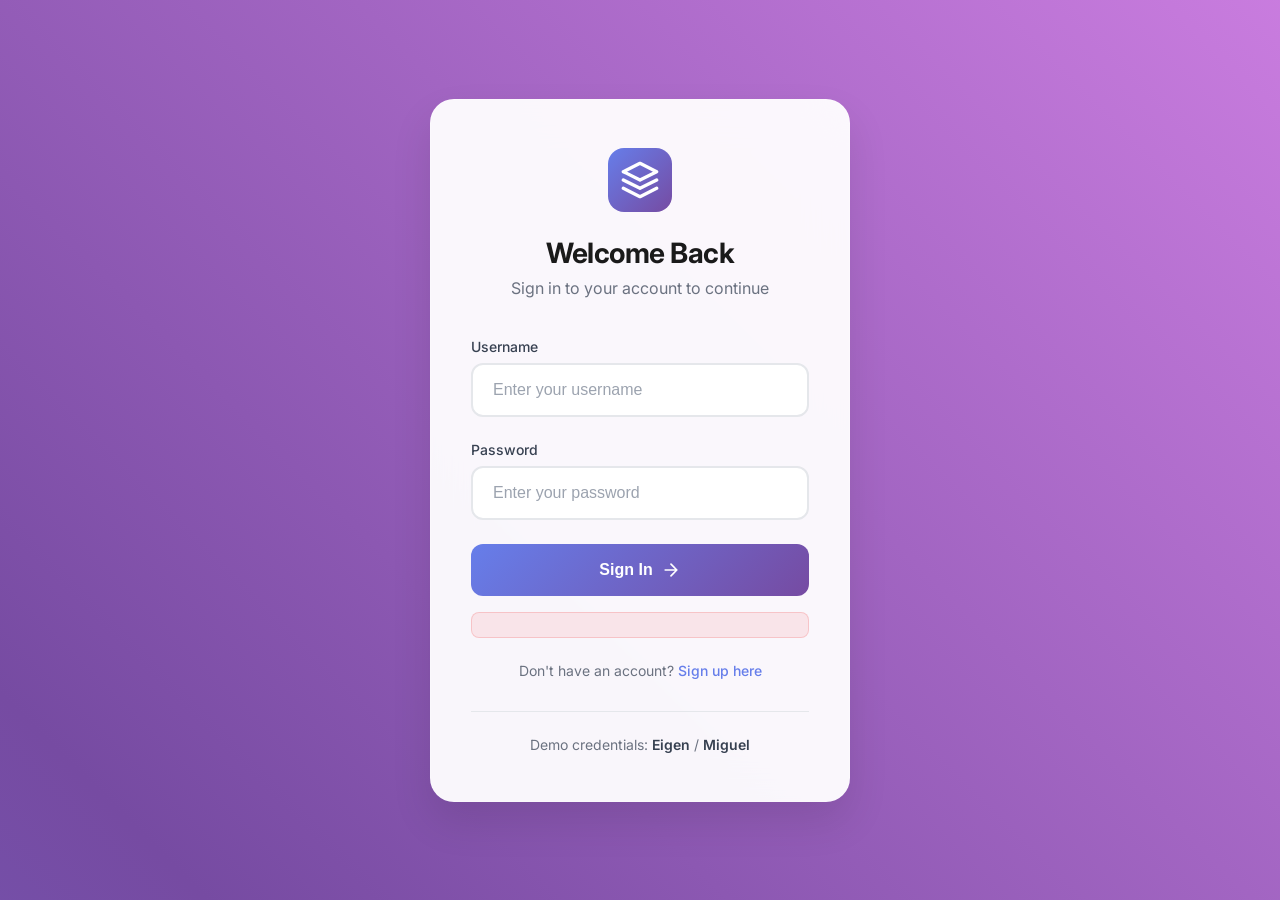
<file: index.html>
<!DOCTYPE html>
<html lang="en">
<head>
  <meta charset="UTF-8">
  <meta name="viewport" content="width=device-width, initial-scale=1.0">
  <title>Dashboard - Game Hub</title>
  <link rel="stylesheet" href="dashboard.css">
  <link href="https://fonts.googleapis.com/css2?family=Inter:wght@300;400;500;600;700&display=swap" rel="stylesheet">
</head>
<body>
  <div class="dashboard">
    <header class="dashboard-header">
      <div class="header-content">
        <div class="user-info">
          <div class="user-avatar" id="userAvatar" onclick="openProfileModal()">
            <img id="userProfilePicture" src="" alt="Profile picture" style="display: none;">
            <svg id="defaultAvatar" width="24" height="24" viewBox="0 0 24 24" fill="none" xmlns="http://www.w3.org/2000/svg">
              <path d="M20 21V19C20 17.9391 19.5786 16.9217 18.8284 16.1716C18.0783 15.4214 17.0609 15 16 15H8C6.93913 15 5.92172 15.4214 5.17157 16.1716C4.42143 16.9217 4 17.9391 4 19V21" stroke="currentColor" stroke-width="2" stroke-linecap="round" stroke-linejoin="round"/>
              <circle cx="12" cy="7" r="4" stroke="currentColor" stroke-width="2" stroke-linecap="round" stroke-linejoin="round"/>
            </svg>
            <div class="avatar-edit-overlay">
              <svg width="16" height="16" viewBox="0 0 24 24" fill="none" xmlns="http://www.w3.org/2000/svg">
                <path d="M11 4H4C3.46957 4 2.96086 4.21071 2.58579 4.58579C2.21071 4.96086 2 5.46957 2 6V20C2 20.5304 2.21071 21.0391 2.58579 21.4142C2.96086 21.7893 3.46957 22 4 22H18C18.5304 22 19.0391 21.7893 19.4142 21.4142C19.7893 21.0391 20 20.5304 20 20V13" stroke="currentColor" stroke-width="2" stroke-linecap="round" stroke-linejoin="round"/>
                <path d="M18.5 2.5C18.8978 2.10218 19.4374 1.87868 20 1.87868C20.5626 1.87868 21.1022 2.10218 21.5 2.5C21.8978 2.89782 22.1213 3.43739 22.1213 4C22.1213 4.56261 21.8978 5.10218 21.5 5.5L12 15L8 16L9 12L18.5 2.5Z" stroke="currentColor" stroke-width="2" stroke-linecap="round" stroke-linejoin="round"/>
              </svg>
            </div>
          </div>
          <div class="user-details">
            <h1 id="userDisplay">Welcome back!</h1>
            <p class="user-subtitle">Ready to explore some amazing games?</p>
          </div>
        </div>
        <button class="logout-btn" onclick="logout()">
          <svg width="20" height="20" viewBox="0 0 24 24" fill="none" xmlns="http://www.w3.org/2000/svg">
            <path d="M9 21H5C4.46957 21 3.96086 20.7893 3.58579 20.4142C3.21071 20.0391 3 19.5304 3 19V5C3 4.46957 3.21071 3.96086 3.58579 3.58579C3.96086 3.21071 4.46957 3 5 3H9" stroke="currentColor" stroke-width="2" stroke-linecap="round" stroke-linejoin="round"/>
            <polyline points="16,17 21,12 16,7" stroke="currentColor" stroke-width="2" stroke-linecap="round" stroke-linejoin="round"/>
            <line x1="21" y1="12" x2="9" y2="12" stroke="currentColor" stroke-width="2" stroke-linecap="round" stroke-linejoin="round"/>
          </svg>
          <span>Logout</span>
        </button>
      </div>
    </header>

    <main class="dashboard-main">
      <section class="games-section">
        <div class="section-header">
          <h2>Popular Games</h2>
          <p>Click on any game to learn more about it</p>
        </div>

        <div class="game-list">
          <div class="game-card" data-game="valorant">
            <div class="game-icon">🎯</div>
            <h3>Valorant</h3>
            <p>Tactical FPS</p>
          </div>
          <div class="game-card" data-game="lol">
            <div class="game-icon">⚔️</div>
            <h3>League of Legends</h3>
            <p>MOBA</p>
          </div>
          <div class="game-card" data-game="ml">
            <div class="game-icon">📱</div>
            <h3>Mobile Legends</h3>
            <p>Mobile MOBA</p>
          </div>
          <div class="game-card" data-game="genshin">
            <div class="game-icon">🌟</div>
            <h3>Genshin Impact</h3>
            <p>Open World RPG</p>
          </div>
          <div class="game-card" data-game="fortnite">
            <div class="game-icon">🏗️</div>
            <h3>Fortnite</h3>
            <p>Battle Royale</p>
          </div>
          <div class="game-card" data-game="cod">
            <div class="game-icon">🔫</div>
            <h3>Call of Duty</h3>
            <p>First Person Shooter</p>
          </div>
          <div class="game-card" data-game="minecraft">
            <div class="game-icon">🧱</div>
            <h3>Minecraft</h3>
            <p>Sandbox</p>
          </div>
          <div class="game-card" data-game="pubg">
            <div class="game-icon">🎮</div>
            <h3>PUBG</h3>
            <p>Battle Royale</p>
          </div>
          <div class="game-card" data-game="crossfire">
            <div class="game-icon">🔫</div>
            <h3>Crossfire PH</h3>
            <p>Tactical FPS</p>
          </div>
        </div>
      </section>

      <section class="stats-section">
        <div class="stats-grid">
          <div class="stat-card">
            <div class="stat-icon">🎮</div>
            <div class="stat-content">
              <h3>9</h3>
              <p>Games Available</p>
            </div>
          </div>
          <div class="stat-card">
            <div class="stat-icon">⭐</div>
            <div class="stat-content">
              <h3>4.8</h3>
              <p>Average Rating</p>
            </div>
          </div>
          <div class="stat-card">
            <div class="stat-icon">👥</div>
            <div class="stat-content">
              <h3>1M+</h3>
              <p>Active Players</p>
            </div>
          </div>
        </div>
      </section>
    </main>
  </div>

  <!-- Game Description Modal -->
  <div id="gameModal" class="modal">
    <div class="modal-content">
      <div class="modal-header">
        <h2 id="gameTitle"></h2>
        <button class="close" onclick="closeModal()">
          <svg width="24" height="24" viewBox="0 0 24 24" fill="none" xmlns="http://www.w3.org/2000/svg">
            <line x1="18" y1="6" x2="6" y2="18" stroke="currentColor" stroke-width="2" stroke-linecap="round" stroke-linejoin="round"/>
            <line x1="6" y1="6" x2="18" y2="18" stroke="currentColor" stroke-width="2" stroke-linecap="round" stroke-linejoin="round"/>
          </svg>
        </button>
      </div>
      <div class="modal-body">
        <p id="gameDescription"></p>
        <div class="game-actions" id="gameActions">
          <button class="launch-btn" id="launchBtn" onclick="launchGame()">
            <svg width="20" height="20" viewBox="0 0 24 24" fill="none" xmlns="http://www.w3.org/2000/svg">
              <path d="M8 5V13L15 9L8 5Z" fill="currentColor"/>
            </svg>
            <span id="launchBtnText">Launch Game</span>
          </button>
          <button class="download-btn" id="downloadBtn" onclick="downloadGame()">
            <svg width="20" height="20" viewBox="0 0 24 24" fill="none" xmlns="http://www.w3.org/2000/svg">
              <path d="M21 15V19C21 19.5304 20.7893 20.0391 20.4142 20.4142C20.0391 20.7893 19.5304 21 19 21H5C4.46957 21 3.96086 20.7893 3.58579 20.4142C3.21071 20.0391 3 19.5304 3 19V15" stroke="currentColor" stroke-width="2" stroke-linecap="round" stroke-linejoin="round"/>
              <path d="M7 10L12 15L17 10" stroke="currentColor" stroke-width="2" stroke-linecap="round" stroke-linejoin="round"/>
              <path d="M12 15V3" stroke="currentColor" stroke-width="2" stroke-linecap="round" stroke-linejoin="round"/>
            </svg>
            <span>Download</span>
          </button>
        </div>
        <div class="launch-info" id="launchInfo">
          <p><strong>Note:</strong> Clicking "Launch Game" will attempt to open the game if it's installed. If the game doesn't launch, please ensure it's installed and try the download link.</p>
        </div>
      </div>
    </div>
  </div>

  <!-- Profile Picture Edit Modal -->
  <div id="profileModal" class="modal">
    <div class="modal-content profile-modal">
      <div class="modal-header">
        <h2>Edit Profile Picture</h2>
        <button class="close" onclick="closeProfileModal()">
          <svg width="24" height="24" viewBox="0 0 24 24" fill="none" xmlns="http://www.w3.org/2000/svg">
            <line x1="18" y1="6" x2="6" y2="18" stroke="currentColor" stroke-width="2" stroke-linecap="round" stroke-linejoin="round"/>
            <line x1="6" y1="6" x2="18" y2="18" stroke="currentColor" stroke-width="2" stroke-linecap="round" stroke-linejoin="round"/>
          </svg>
        </button>
      </div>
      <div class="modal-body">
        <div class="profile-edit-container">
          <div class="current-profile">
            <h3>Current Profile Picture</h3>
            <div class="current-avatar" id="currentAvatar">
              <img id="currentProfileImg" src="" alt="Current profile" style="display: none;">
              <svg id="currentDefaultAvatar" width="40" height="40" viewBox="0 0 24 24" fill="none" xmlns="http://www.w3.org/2000/svg">
                <path d="M20 21V19C20 17.9391 19.5786 16.9217 18.8284 16.1716C18.0783 15.4214 17.0609 15 16 15H8C6.93913 15 5.92172 15.4214 5.17157 16.1716C4.42143 16.9217 4 17.9391 4 19V21" stroke="currentColor" stroke-width="2" stroke-linecap="round" stroke-linejoin="round"/>
                <circle cx="12" cy="7" r="4" stroke="currentColor" stroke-width="2" stroke-linecap="round" stroke-linejoin="round"/>
              </svg>
            </div>
          </div>
          
          <div class="file-upload-section">
            <h3>Upload New Picture</h3>
            <div class="file-upload-container">
              <input type="file" id="newProfilePicture" accept="image/*" onchange="previewNewProfilePicture(event)">
              <label for="newProfilePicture" class="file-upload-label">
                <svg width="20" height="20" viewBox="0 0 24 24" fill="none" xmlns="http://www.w3.org/2000/svg">
                  <path d="M21 15V19C21 19.5304 20.7893 20.0391 20.4142 20.4142C20.0391 20.7893 19.5304 21 19 21H5C4.46957 21 3.96086 20.7893 3.58579 20.4142C3.21071 20.0391 3 19.5304 3 19V15" stroke="currentColor" stroke-width="2" stroke-linecap="round" stroke-linejoin="round"/>
                  <path d="M17 8L12 3L7 8" stroke="currentColor" stroke-width="2" stroke-linecap="round" stroke-linejoin="round"/>
                  <path d="M12 3V15" stroke="currentColor" stroke-width="2" stroke-linecap="round" stroke-linejoin="round"/>
                </svg>
                <span id="newFileUploadText">Choose New Picture</span>
              </label>
            </div>
            
            <div class="image-preview" id="newImagePreview" style="display: none;">
              <img id="newPreviewImg" src="" alt="New profile preview">
              <button type="button" class="remove-image" onclick="removeNewProfilePicture()">
                <svg width="16" height="16" viewBox="0 0 24 24" fill="none" xmlns="http://www.w3.org/2000/svg">
                  <line x1="18" y1="6" x2="6" y2="18" stroke="currentColor" stroke-width="2" stroke-linecap="round" stroke-linejoin="round"/>
                  <line x1="6" y1="6" x2="18" y2="18" stroke="currentColor" stroke-width="2" stroke-linecap="round" stroke-linejoin="round"/>
                </svg>
              </button>
            </div>
          </div>
          
          <div class="profile-actions">
            <button class="save-profile-btn" onclick="saveProfilePicture()">
              <span>Save Changes</span>
              <svg width="20" height="20" viewBox="0 0 24 24" fill="none" xmlns="http://www.w3.org/2000/svg">
                <path d="M19 21H5C4.46957 21 3.96086 20.7893 3.58579 20.4142C3.21071 20.0391 3 19.5304 3 19V5C3 4.46957 3.21071 3.96086 3.58579 3.58579C3.96086 3.21071 4.46957 3 5 3H16L21 8V19C21 19.5304 20.7893 20.0391 20.4142 20.4142C20.0391 20.7893 19.5304 21 19 21Z" stroke="currentColor" stroke-width="2" stroke-linecap="round" stroke-linejoin="round"/>
                <path d="M17 21V13H7V21" stroke="currentColor" stroke-width="2" stroke-linecap="round" stroke-linejoin="round"/>
                <path d="M7 3V8H15" stroke="currentColor" stroke-width="2" stroke-linecap="round" stroke-linejoin="round"/>
              </svg>
            </button>
            <button class="remove-profile-btn" onclick="removeCurrentProfilePicture()">
              <span>Remove Picture</span>
              <svg width="20" height="20" viewBox="0 0 24 24" fill="none" xmlns="http://www.w3.org/2000/svg">
                <path d="M3 6H5H21" stroke="currentColor" stroke-width="2" stroke-linecap="round" stroke-linejoin="round"/>
                <path d="M8 6V4C8 3.46957 8.21071 2.96086 8.58579 2.58579C8.96086 2.21071 9.46957 2 10 2H14C14.5304 2 15.0391 2.21071 15.4142 2.58579C15.7893 2.96086 16 3.46957 16 4V6M19 6V20C19 20.5304 18.7893 21.0391 18.4142 21.4142C18.0391 21.7893 17.5304 22 17 22H7C6.46957 22 5.96086 21.7893 5.58579 21.4142C5.21071 21.0391 5 20.5304 5 20V6H19Z" stroke="currentColor" stroke-width="2" stroke-linecap="round" stroke-linejoin="round"/>
              </svg>
            </button>
          </div>
        </div>
      </div>
    </div>
  </div>

  <script>
    // Check login and load user data
    const user = localStorage.getItem("loggedInUser");
    if (!user) {
      window.location.href = "burat.html";
    } else {
      document.getElementById("userDisplay").textContent = `Hello, ${user}!`;
      
      // Load user profile picture
      loadUserProfilePicture(user);
    }

    function loadUserProfilePicture(username) {
      const users = JSON.parse(localStorage.getItem("registeredUsers")) || [];
      const currentUser = users.find(u => u.username === username);
      
      if (currentUser && currentUser.profilePicture) {
        const profileImg = document.getElementById("userProfilePicture");
        const defaultAvatar = document.getElementById("defaultAvatar");
        
        profileImg.src = currentUser.profilePicture;
        profileImg.style.display = "block";
        defaultAvatar.style.display = "none";
      }
    }

    // Profile picture modal functions
    function openProfileModal() {
      const modal = document.getElementById("profileModal");
      const currentUser = getCurrentUser();
      
      // Load current profile picture in modal
      if (currentUser && currentUser.profilePicture) {
        const currentImg = document.getElementById("currentProfileImg");
        const currentDefault = document.getElementById("currentDefaultAvatar");
        
        currentImg.src = currentUser.profilePicture;
        currentImg.style.display = "block";
        currentDefault.style.display = "none";
      } else {
        const currentImg = document.getElementById("currentProfileImg");
        const currentDefault = document.getElementById("currentDefaultAvatar");
        
        currentImg.style.display = "none";
        currentDefault.style.display = "block";
      }
      
      modal.style.display = "flex";
    }

    function closeProfileModal() {
      const modal = document.getElementById("profileModal");
      modal.style.display = "none";
      
      // Reset new image preview
      removeNewProfilePicture();
    }

    function getCurrentUser() {
      const username = localStorage.getItem("loggedInUser");
      const users = JSON.parse(localStorage.getItem("registeredUsers")) || [];
      return users.find(u => u.username === username);
    }

    function previewNewProfilePicture(event) {
      const file = event.target.files[0];
      const preview = document.getElementById("newImagePreview");
      const previewImg = document.getElementById("newPreviewImg");
      const fileUploadText = document.getElementById("newFileUploadText");
      
      if (file) {
        const reader = new FileReader();
        reader.onload = function(e) {
          previewImg.src = e.target.result;
          preview.style.display = "block";
          fileUploadText.textContent = "Change Picture";
        };
        reader.readAsDataURL(file);
      }
    }

    function removeNewProfilePicture() {
      const fileInput = document.getElementById("newProfilePicture");
      const preview = document.getElementById("newImagePreview");
      const fileUploadText = document.getElementById("newFileUploadText");
      
      fileInput.value = "";
      preview.style.display = "none";
      fileUploadText.textContent = "Choose New Picture";
    }

    function saveProfilePicture() {
      const newPicture = document.getElementById("newProfilePicture").files[0];
      const users = JSON.parse(localStorage.getItem("registeredUsers")) || [];
      const username = localStorage.getItem("loggedInUser");
      const userIndex = users.findIndex(u => u.username === username);
      
      if (userIndex !== -1) {
        if (newPicture) {
          const reader = new FileReader();
          reader.onload = function(e) {
            users[userIndex].profilePicture = e.target.result;
            localStorage.setItem("registeredUsers", JSON.stringify(users));
            
            // Update dashboard display
            const profileImg = document.getElementById("userProfilePicture");
            const defaultAvatar = document.getElementById("defaultAvatar");
            
            profileImg.src = e.target.result;
            profileImg.style.display = "block";
            defaultAvatar.style.display = "none";
            
            closeProfileModal();
          };
          reader.readAsDataURL(newPicture);
        } else {
          closeProfileModal();
        }
      }
    }

    function removeCurrentProfilePicture() {
      const users = JSON.parse(localStorage.getItem("registeredUsers")) || [];
      const username = localStorage.getItem("loggedInUser");
      const userIndex = users.findIndex(u => u.username === username);
      
      if (userIndex !== -1) {
        users[userIndex].profilePicture = null;
        localStorage.setItem("registeredUsers", JSON.stringify(users));
        
        // Update dashboard display
        const profileImg = document.getElementById("userProfilePicture");
        const defaultAvatar = document.getElementById("defaultAvatar");
        
        profileImg.style.display = "none";
        defaultAvatar.style.display = "block";
        
        closeProfileModal();
      }
    }

    function logout() {
      localStorage.removeItem("loggedInUser");
      window.location.href = "burat.html";
    }

    // Game descriptions and launch options
    const gameDescriptions = {
      valorant: {
        description: "Valorant is a 5v5 tactical FPS by Riot Games where precise aim and strategic ability usage are key to victory.",
        steamId: null,
        platform: "riot",
        launchUrl: "https://playvalorant.com/en-us/",
        downloadUrl: "https://playvalorant.com/en-us/download/"
      },
      lol: {
        description: "League of Legends is a multiplayer online battle arena (MOBA) game where players control champions to destroy the enemy Nexus.",
        steamId: null,
        platform: "riot",
        launchUrl: "https://www.leagueoflegends.com/en-us/",
        downloadUrl: "https://www.leagueoflegends.com/en-us/download/"
      },
      ml: {
        description: "Mobile Legends is a 5v5 MOBA game designed for mobile devices, focusing on teamwork, strategy, and quick matches.",
        steamId: null,
        platform: "mobile",
        launchUrl: "https://m.mobilelegends.com/",
        downloadUrl: "https://m.mobilelegends.com/en/download"
      },
      genshin: {
        description: "Genshin Impact is an open-world action RPG by HoYoverse featuring elemental combat and exploration in the world of Teyvat.",
        steamId: "1515950",
        platform: "steam",
        launchUrl: "steam://run/1515950",
        downloadUrl: "https://genshin.hoyoverse.com/en/download"
      },
      fortnite: {
        description: "Fortnite is a battle royale game by Epic Games where players build structures and fight to be the last one standing.",
        steamId: null,
        platform: "epic",
        launchUrl: "https://www.fortnite.com/",
        downloadUrl: "https://www.epicgames.com/fortnite/en-US/download"
      },
      cod: {
        description: "Call of Duty is a first-person shooter series that delivers cinematic warfare experiences across multiple eras and storylines.",
        steamId: "1938090",
        platform: "steam",
        launchUrl: "steam://run/1938090",
        downloadUrl: "https://www.callofduty.com/warzone"
      },
      minecraft: {
        description: "Minecraft is a sandbox game that allows players to explore, build, and survive in a blocky, procedurally generated world.",
        steamId: null,
        platform: "mojang",
        launchUrl: "https://www.minecraft.net/en-us",
        downloadUrl: "https://www.minecraft.net/en-us/get-minecraft"
      },
      pubg: {
        description: "PUBG (PlayerUnknown's Battlegrounds) is a battle royale game where up to 100 players fight for survival on an island.",
        steamId: "578080",
        platform: "steam",
        launchUrl: "steam://run/578080",
        downloadUrl: "https://store.steampowered.com/app/578080/PUBG_BATTLEGROUNDS/"
      },
      crossfire: {
        description: "Crossfire PH is a tactical first-person shooter game by GameClub featuring intense team-based combat and competitive gameplay.",
        steamId: null,
        platform: "gameclub",
        launchUrl: "https://www.crossfireph.com/",
        downloadUrl: "https://www.crossfireph.com/download"
      }
    };

    // Handle card clicks
    const cards = document.querySelectorAll(".game-card");
    const modal = document.getElementById("gameModal");
    const title = document.getElementById("gameTitle");
    const desc = document.getElementById("gameDescription");
    let currentGame = null;

    cards.forEach(card => {
      card.addEventListener("click", () => {
        const gameKey = card.dataset.game;
        currentGame = gameKey;
        const gameData = gameDescriptions[gameKey];
        
        const gameTitle = card.querySelector('h3');
        title.textContent = gameTitle ? gameTitle.textContent : "Game";
        desc.textContent = gameData ? gameData.description : "No description available.";
        
        // Update launch button text based on platform
        const launchBtnText = document.getElementById("launchBtnText");
        if (gameData && gameData.steamId) {
          launchBtnText.textContent = "Launch via Steam";
        } else if (gameData && gameData.platform === "riot") {
          launchBtnText.textContent = "Open Riot Client";
        } else if (gameData && gameData.platform === "gameclub") {
          launchBtnText.textContent = "Open GameClub";
        } else {
          launchBtnText.textContent = "Launch Game";
        }
        
        modal.style.display = "flex";
      });
    });

    function closeModal() {
      modal.style.display = "none";
      currentGame = null;
    }

    // Game launch functions
    function launchGame() {
      if (!currentGame) return;
      
      const gameData = gameDescriptions[currentGame];
      if (!gameData) return;
      
      try {
        if (gameData.steamId) {
          // Try Steam protocol for Steam games
          window.location.href = gameData.launchUrl;
          setTimeout(() => {
            // Fallback to website if Steam doesn't launch
            window.open(gameData.downloadUrl, '_blank');
          }, 2000);
        } else if (gameData.platform === "riot") {
          // For Riot games, open the official website
          window.open(gameData.launchUrl, '_blank');
        } else if (gameData.platform === "gameclub") {
          // For GameClub games, open the official website
          window.open(gameData.launchUrl, '_blank');
        } else {
          // For other games, try the launch URL or fallback to download
          window.location.href = gameData.launchUrl;
        }
      } catch (error) {
        console.log("Launch failed, opening download page");
        window.open(gameData.downloadUrl, '_blank');
      }
    }

    function downloadGame() {
      if (!currentGame) return;
      
      const gameData = gameDescriptions[currentGame];
      if (!gameData) return;
      
      window.open(gameData.downloadUrl, '_blank');
    }

    // Close modal when clicking outside
    window.onclick = function(event) {
      if (event.target === modal) {
        modal.style.display = "none";
        currentGame = null;
      }
    }
  </script>
</body>
</html>
</file>
<file: dashboard.css>
/* Reset & base styles */
* {
  box-sizing: border-box;
  margin: 0;
  padding: 0;
}

body {
  font-family: "Inter", -apple-system, BlinkMacSystemFont, "Segoe UI", Roboto, sans-serif;
  background: linear-gradient(135deg, #667eea 0%, #764ba2 100%);
  min-height: 100vh;
  color: #1a1a1a;
  line-height: 1.6;
}

/* Dashboard container */
.dashboard {
  background: rgba(255, 255, 255, 0.95);
  backdrop-filter: blur(20px);
  border: 1px solid rgba(255, 255, 255, 0.2);
  border-radius: 24px;
  width: 95%;
  max-width: 1200px;
  margin: 20px auto;
  box-shadow: 0 20px 40px rgba(0, 0, 0, 0.1);
  animation: slideUp 0.8s ease-out;
  overflow: hidden;
}

@keyframes slideUp {
  from {
    opacity: 0;
    transform: translateY(30px);
  }
  to {
    opacity: 1;
    transform: translateY(0);
  }
}

/* Dashboard header */
.dashboard-header {
  background: linear-gradient(135deg, #667eea, #764ba2);
  color: white;
  padding: 32px 40px;
  position: relative;
  overflow: hidden;
}

.dashboard-header::before {
  content: '';
  position: absolute;
  top: 0;
  left: 0;
  right: 0;
  bottom: 0;
  background: url('data:image/svg+xml,<svg xmlns="http://www.w3.org/2000/svg" viewBox="0 0 100 100"><defs><pattern id="grain" width="100" height="100" patternUnits="userSpaceOnUse"><circle cx="25" cy="25" r="1" fill="white" opacity="0.1"/><circle cx="75" cy="75" r="1" fill="white" opacity="0.1"/><circle cx="50" cy="10" r="0.5" fill="white" opacity="0.1"/></pattern></defs><rect width="100" height="100" fill="url(%23grain)"/></svg>');
  opacity: 0.3;
}

.header-content {
  display: flex;
  justify-content: space-between;
  align-items: center;
  position: relative;
  z-index: 1;
}

.user-info {
  display: flex;
  align-items: center;
  gap: 16px;
}

.user-avatar {
  width: 56px;
  height: 56px;
  background: rgba(255, 255, 255, 0.2);
  border-radius: 16px;
  display: flex;
  align-items: center;
  justify-content: center;
  color: white;
  backdrop-filter: blur(10px);
  border: 1px solid rgba(255, 255, 255, 0.3);
  overflow: hidden;
  position: relative;
}

.user-avatar img {
  width: 100%;
  height: 100%;
  object-fit: cover;
  border-radius: 16px;
}

.user-avatar svg {
  transition: all 0.3s ease;
}

.user-avatar:hover svg {
  transform: scale(1.1);
}

.user-avatar {
  cursor: pointer;
  transition: all 0.3s ease;
}

.user-avatar:hover {
  transform: scale(1.05);
  box-shadow: 0 8px 25px rgba(255, 255, 255, 0.2);
}

.avatar-edit-overlay {
  position: absolute;
  bottom: -2px;
  right: -2px;
  background: rgba(102, 126, 234, 0.9);
  border-radius: 50%;
  width: 20px;
  height: 20px;
  display: flex;
  align-items: center;
  justify-content: center;
  color: white;
  opacity: 0;
  transition: all 0.3s ease;
  border: 2px solid white;
}

.user-avatar:hover .avatar-edit-overlay {
  opacity: 1;
  transform: scale(1.1);
}

.user-details h1 {
  font-size: 28px;
  font-weight: 700;
  margin-bottom: 4px;
  letter-spacing: -0.5px;
}

.user-subtitle {
  color: rgba(255, 255, 255, 0.8);
  font-size: 16px;
  font-weight: 400;
}

.logout-btn {
  background: rgba(255, 255, 255, 0.2);
  color: white;
  border: 1px solid rgba(255, 255, 255, 0.3);
  border-radius: 12px;
  padding: 12px 20px;
  font-size: 14px;
  font-weight: 500;
  cursor: pointer;
  transition: all 0.3s ease;
  display: flex;
  align-items: center;
  gap: 8px;
  backdrop-filter: blur(10px);
}

.logout-btn:hover {
  background: rgba(255, 255, 255, 0.3);
  transform: translateY(-2px);
}

/* Dashboard main content */
.dashboard-main {
  padding: 40px;
}

/* Section headers */
.section-header {
  text-align: center;
  margin-bottom: 40px;
}

.section-header h2 {
  font-size: 32px;
  font-weight: 700;
  color: #1a1a1a;
  margin-bottom: 8px;
  letter-spacing: -0.5px;
}

.section-header p {
  color: #6b7280;
  font-size: 16px;
  font-weight: 400;
}

/* Games section */
.games-section {
  margin-bottom: 60px;
}

.game-list {
  display: grid;
  grid-template-columns: repeat(auto-fit, minmax(280px, 1fr));
  gap: 24px;
  margin-top: 32px;
}

.game-card {
  background: #ffffff;
  border: 1px solid #e5e7eb;
  border-radius: 16px;
  padding: 24px;
  text-align: center;
  transition: all 0.3s ease;
  cursor: pointer;
  position: relative;
  overflow: hidden;
}

.game-card::before {
  content: '';
  position: absolute;
  top: 0;
  left: 0;
  right: 0;
  height: 4px;
  background: linear-gradient(135deg, #667eea, #764ba2);
  transform: scaleX(0);
  transition: transform 0.3s ease;
}

.game-card:hover::before {
  transform: scaleX(1);
}

.game-card:hover {
  transform: translateY(-8px);
  box-shadow: 0 20px 40px rgba(0, 0, 0, 0.1);
  border-color: #667eea;
}

.game-icon {
  font-size: 48px;
  margin-bottom: 16px;
  display: block;
}

.game-card h3 {
  font-size: 20px;
  font-weight: 600;
  color: #1a1a1a;
  margin-bottom: 8px;
}

.game-card p {
  color: #6b7280;
  font-size: 14px;
  font-weight: 500;
  text-transform: uppercase;
  letter-spacing: 0.5px;
}

/* Stats section */
.stats-section {
  margin-top: 60px;
}

.stats-grid {
  display: grid;
  grid-template-columns: repeat(auto-fit, minmax(200px, 1fr));
  gap: 24px;
  margin-top: 32px;
}

.stat-card {
  background: linear-gradient(135deg, #667eea, #764ba2);
  color: white;
  border-radius: 16px;
  padding: 24px;
  text-align: center;
  transition: all 0.3s ease;
  position: relative;
  overflow: hidden;
}

.stat-card::before {
  content: '';
  position: absolute;
  top: -50%;
  left: -50%;
  width: 200%;
  height: 200%;
  background: radial-gradient(circle, rgba(255,255,255,0.1) 0%, transparent 70%);
  transform: scale(0);
  transition: transform 0.6s ease;
}

.stat-card:hover::before {
  transform: scale(1);
}

.stat-card:hover {
  transform: translateY(-4px);
  box-shadow: 0 15px 30px rgba(102, 126, 234, 0.3);
}

.stat-icon {
  font-size: 32px;
  margin-bottom: 12px;
  display: block;
}

.stat-content h3 {
  font-size: 32px;
  font-weight: 700;
  margin-bottom: 4px;
}

.stat-content p {
  font-size: 14px;
  font-weight: 500;
  opacity: 0.9;
  text-transform: uppercase;
  letter-spacing: 0.5px;
}

/* Modal styling */
.modal {
  display: none;
  position: fixed;
  top: 0;
  left: 0;
  width: 100%;
  height: 100%;
  background: rgba(0, 0, 0, 0.6);
  backdrop-filter: blur(8px);
  justify-content: center;
  align-items: center;
  z-index: 1000;
  animation: fadeIn 0.3s ease;
}

.modal-content {
  background: white;
  border-radius: 20px;
  width: 90%;
  max-width: 500px;
  box-shadow: 0 25px 50px rgba(0, 0, 0, 0.2);
  animation: slideUp 0.4s ease;
  overflow: hidden;
}

.modal-header {
  background: linear-gradient(135deg, #667eea, #764ba2);
  color: white;
  padding: 24px 32px;
  display: flex;
  justify-content: space-between;
  align-items: center;
}

.modal-header h2 {
  font-size: 24px;
  font-weight: 700;
  margin: 0;
}

.close {
  background: rgba(255, 255, 255, 0.2);
  border: none;
  border-radius: 8px;
  padding: 8px;
  cursor: pointer;
  color: white;
  transition: all 0.3s ease;
  display: flex;
  align-items: center;
  justify-content: center;
}

.close:hover {
  background: rgba(255, 255, 255, 0.3);
  transform: scale(1.1);
}

.modal-body {
  padding: 32px;
}

.modal-body p {
  color: #374151;
  font-size: 16px;
  line-height: 1.6;
  margin: 0 0 24px 0;
}

/* Game action buttons */
.game-actions {
  display: flex;
  gap: 16px;
  justify-content: center;
  margin: 24px 0;
}

.launch-btn {
  background: linear-gradient(135deg, #667eea, #764ba2);
  color: white;
  border: none;
  border-radius: 12px;
  padding: 12px 24px;
  font-size: 14px;
  font-weight: 600;
  cursor: pointer;
  transition: all 0.3s ease;
  display: flex;
  align-items: center;
  gap: 8px;
  flex: 1;
  max-width: 200px;
}

.launch-btn:hover {
  transform: translateY(-2px);
  box-shadow: 0 8px 20px rgba(102, 126, 234, 0.3);
}

.download-btn {
  background: linear-gradient(135deg, #10b981, #059669);
  color: white;
  border: none;
  border-radius: 12px;
  padding: 12px 24px;
  font-size: 14px;
  font-weight: 600;
  cursor: pointer;
  transition: all 0.3s ease;
  display: flex;
  align-items: center;
  gap: 8px;
  flex: 1;
  max-width: 200px;
}

.download-btn:hover {
  transform: translateY(-2px);
  box-shadow: 0 8px 20px rgba(16, 185, 129, 0.3);
}

.launch-info {
  background: #f0f4ff;
  border: 1px solid #e0e7ff;
  border-radius: 8px;
  padding: 16px;
  margin-top: 16px;
}

.launch-info p {
  color: #4f46e5;
  font-size: 14px;
  margin: 0;
  text-align: center;
}

/* Profile edit modal */
.profile-modal {
  max-width: 600px;
}

.profile-edit-container {
  display: grid;
  gap: 32px;
}

.current-profile {
  text-align: center;
}

.current-profile h3 {
  color: #374151;
  font-size: 18px;
  font-weight: 600;
  margin-bottom: 16px;
}

.current-avatar {
  width: 80px;
  height: 80px;
  background: #f3f4f6;
  border-radius: 50%;
  display: flex;
  align-items: center;
  justify-content: center;
  margin: 0 auto;
  border: 3px solid #e5e7eb;
  overflow: hidden;
}

.current-avatar img {
  width: 100%;
  height: 100%;
  object-fit: cover;
  border-radius: 50%;
}

.current-avatar svg {
  color: #9ca3af;
}

.file-upload-section h3 {
  color: #374151;
  font-size: 18px;
  font-weight: 600;
  margin-bottom: 16px;
}

.file-upload-container {
  position: relative;
  margin-bottom: 16px;
}

.file-upload-container input[type="file"] {
  position: absolute;
  opacity: 0;
  width: 0;
  height: 0;
}

.file-upload-label {
  display: flex;
  align-items: center;
  justify-content: center;
  gap: 8px;
  padding: 16px 20px;
  border: 2px dashed #d1d5db;
  border-radius: 12px;
  background: #f9fafb;
  color: #6b7280;
  font-size: 14px;
  font-weight: 500;
  cursor: pointer;
  transition: all 0.3s ease;
  text-align: center;
}

.file-upload-label:hover {
  border-color: #667eea;
  background: #f0f4ff;
  color: #667eea;
  transform: translateY(-1px);
}

.image-preview {
  position: relative;
  margin-top: 16px;
  text-align: center;
}

.image-preview img {
  width: 80px;
  height: 80px;
  border-radius: 50%;
  object-fit: cover;
  border: 3px solid #667eea;
  box-shadow: 0 4px 12px rgba(102, 126, 234, 0.2);
  animation: fadeIn 0.3s ease;
}

.remove-image {
  position: absolute;
  top: -8px;
  right: calc(50% - 40px);
  background: #ef4444;
  color: white;
  border: none;
  border-radius: 50%;
  width: 24px;
  height: 24px;
  display: flex;
  align-items: center;
  justify-content: center;
  cursor: pointer;
  transition: all 0.3s ease;
  box-shadow: 0 2px 8px rgba(239, 68, 68, 0.3);
}

.remove-image:hover {
  background: #dc2626;
  transform: scale(1.1);
}

.profile-actions {
  display: flex;
  gap: 16px;
  justify-content: center;
}

.save-profile-btn {
  background: linear-gradient(135deg, #10b981, #059669);
  color: white;
  border: none;
  border-radius: 12px;
  padding: 12px 24px;
  font-size: 14px;
  font-weight: 600;
  cursor: pointer;
  transition: all 0.3s ease;
  display: flex;
  align-items: center;
  gap: 8px;
}

.save-profile-btn:hover {
  transform: translateY(-2px);
  box-shadow: 0 8px 20px rgba(16, 185, 129, 0.3);
}

.remove-profile-btn {
  background: linear-gradient(135deg, #ef4444, #dc2626);
  color: white;
  border: none;
  border-radius: 12px;
  padding: 12px 24px;
  font-size: 14px;
  font-weight: 600;
  cursor: pointer;
  transition: all 0.3s ease;
  display: flex;
  align-items: center;
  gap: 8px;
}

.remove-profile-btn:hover {
  transform: translateY(-2px);
  box-shadow: 0 8px 20px rgba(239, 68, 68, 0.3);
}

/* Responsive design */
@media (max-width: 768px) {
  .dashboard {
    margin: 10px;
    border-radius: 20px;
  }
  
  .dashboard-header {
    padding: 24px 20px;
  }
  
  .header-content {
    flex-direction: column;
    gap: 20px;
    text-align: center;
  }
  
  .user-details h1 {
    font-size: 24px;
  }
  
  .dashboard-main {
    padding: 24px 20px;
  }
  
  .section-header h2 {
    font-size: 28px;
  }
  
  .game-list {
    grid-template-columns: 1fr;
    gap: 16px;
  }
  
  .stats-grid {
    grid-template-columns: 1fr;
    gap: 16px;
  }
  
  .modal-content {
    margin: 20px;
    border-radius: 16px;
  }
  
  .modal-header {
    padding: 20px 24px;
  }
  
  .modal-body {
    padding: 24px;
  }
}

@media (max-width: 480px) {
  .dashboard-header {
    padding: 20px 16px;
  }
  
  .dashboard-main {
    padding: 20px 16px;
  }
  
  .game-card {
    padding: 20px;
  }
  
  .stat-card {
    padding: 20px;
  }
}
</file>
<file: borat.css>
/* Reset and base styles */
* {
  box-sizing: border-box;
  margin: 0;
  padding: 0;
}

body {
  font-family: "Inter", -apple-system, BlinkMacSystemFont, "Segoe UI", Roboto, sans-serif;
  background: linear-gradient(135deg, #667eea 0%, #764ba2 100%);
  min-height: 100vh;
  display: flex;
  align-items: center;
  justify-content: center;
  position: relative;
  overflow: hidden;
}

/* Animated background */
.background-animation {
  position: absolute;
  top: 0;
  left: 0;
  width: 100%;
  height: 100%;
  background: linear-gradient(45deg, #667eea, #764ba2, #f093fb, #f5576c);
  background-size: 400% 400%;
  animation: gradientShift 15s ease infinite;
  z-index: -1;
}

@keyframes gradientShift {
  0% { background-position: 0% 50%; }
  50% { background-position: 100% 50%; }
  100% { background-position: 0% 50%; }
}

/* Login container */
.login-container {
  background: rgba(255, 255, 255, 0.95);
  backdrop-filter: blur(20px);
  border: 1px solid rgba(255, 255, 255, 0.2);
  border-radius: 24px;
  padding: 48px 40px;
  width: 100%;
  max-width: 420px;
  box-shadow: 0 20px 40px rgba(0, 0, 0, 0.1);
  text-align: center;
  animation: slideUp 0.8s ease-out;
}

@keyframes slideUp {
  from {
    opacity: 0;
    transform: translateY(30px);
  }
  to {
    opacity: 1;
    transform: translateY(0);
  }
}

/* Login header */
.login-header {
  margin-bottom: 40px;
}

.logo {
  display: inline-flex;
  align-items: center;
  justify-content: center;
  width: 64px;
  height: 64px;
  background: linear-gradient(135deg, #667eea, #764ba2);
  border-radius: 16px;
  margin-bottom: 24px;
  color: white;
  animation: logoFloat 3s ease-in-out infinite;
}

@keyframes logoFloat {
  0%, 100% { transform: translateY(0px); }
  50% { transform: translateY(-5px); }
}

.login-header h1 {
  font-size: 28px;
  font-weight: 700;
  color: #1a1a1a;
  margin-bottom: 8px;
  letter-spacing: -0.5px;
}

.login-header p {
  color: #6b7280;
  font-size: 16px;
  font-weight: 400;
}

/* Login form */
.login-form {
  text-align: left;
}

.input-group {
  margin-bottom: 24px;
}

.input-group label {
  display: block;
  font-size: 14px;
  font-weight: 500;
  color: #374151;
  margin-bottom: 8px;
}

.input-group input {
  width: 100%;
  padding: 16px 20px;
  border: 2px solid #e5e7eb;
  border-radius: 12px;
  font-size: 16px;
  font-weight: 400;
  color: #1a1a1a;
  background: #ffffff;
  transition: all 0.3s ease;
  outline: none;
}

.input-group input:focus {
  border-color: #667eea;
  box-shadow: 0 0 0 3px rgba(102, 126, 234, 0.1);
  transform: translateY(-1px);
}

.input-group input::placeholder {
  color: #9ca3af;
}

/* Login button */
.login-btn {
  width: 100%;
  padding: 16px 24px;
  background: linear-gradient(135deg, #667eea, #764ba2);
  color: white;
  border: none;
  border-radius: 12px;
  font-size: 16px;
  font-weight: 600;
  cursor: pointer;
  transition: all 0.3s ease;
  display: flex;
  align-items: center;
  justify-content: center;
  gap: 8px;
  position: relative;
  overflow: hidden;
}

.login-btn:hover {
  transform: translateY(-2px);
  box-shadow: 0 10px 25px rgba(102, 126, 234, 0.3);
}

.login-btn:active {
  transform: translateY(0);
}

.btn-icon {
  transition: transform 0.3s ease;
}

.login-btn:hover .btn-icon {
  transform: translateX(4px);
}

/* Error message */
.error {
  color: #ef4444;
  font-size: 14px;
  font-weight: 500;
  margin-top: 16px;
  text-align: center;
  padding: 12px;
  background: rgba(239, 68, 68, 0.1);
  border-radius: 8px;
  border: 1px solid rgba(239, 68, 68, 0.2);
  animation: shake 0.5s ease-in-out;
}

@keyframes shake {
  0%, 100% { transform: translateX(0); }
  25% { transform: translateX(-5px); }
  75% { transform: translateX(5px); }
}

/* Sign up form */
.signup-form {
  text-align: left;
  animation: slideIn 0.5s ease-out;
}

@keyframes slideIn {
  from {
    opacity: 0;
    transform: translateX(20px);
  }
  to {
    opacity: 1;
    transform: translateX(0);
  }
}

/* File upload styling */
.file-upload-container {
  position: relative;
  margin-bottom: 16px;
}

.file-upload-container input[type="file"] {
  position: absolute;
  opacity: 0;
  width: 0;
  height: 0;
}

.file-upload-label {
  display: flex;
  align-items: center;
  justify-content: center;
  gap: 8px;
  padding: 16px 20px;
  border: 2px dashed #d1d5db;
  border-radius: 12px;
  background: #f9fafb;
  color: #6b7280;
  font-size: 14px;
  font-weight: 500;
  cursor: pointer;
  transition: all 0.3s ease;
  text-align: center;
}

.file-upload-label:hover {
  border-color: #667eea;
  background: #f0f4ff;
  color: #667eea;
  transform: translateY(-1px);
}

.file-upload-label svg {
  transition: transform 0.3s ease;
}

.file-upload-label:hover svg {
  transform: translateY(-2px);
}

/* Image preview */
.image-preview {
  position: relative;
  margin-top: 16px;
  text-align: center;
}

.image-preview img {
  width: 80px;
  height: 80px;
  border-radius: 50%;
  object-fit: cover;
  border: 3px solid #667eea;
  box-shadow: 0 4px 12px rgba(102, 126, 234, 0.2);
  animation: fadeIn 0.3s ease;
}

.remove-image {
  position: absolute;
  top: -8px;
  right: calc(50% - 40px);
  background: #ef4444;
  color: white;
  border: none;
  border-radius: 50%;
  width: 24px;
  height: 24px;
  display: flex;
  align-items: center;
  justify-content: center;
  cursor: pointer;
  transition: all 0.3s ease;
  box-shadow: 0 2px 8px rgba(239, 68, 68, 0.3);
}

.remove-image:hover {
  background: #dc2626;
  transform: scale(1.1);
}

.signup-btn {
  width: 100%;
  padding: 16px 24px;
  background: linear-gradient(135deg, #10b981, #059669);
  color: white;
  border: none;
  border-radius: 12px;
  font-size: 16px;
  font-weight: 600;
  cursor: pointer;
  transition: all 0.3s ease;
  display: flex;
  align-items: center;
  justify-content: center;
  gap: 8px;
  position: relative;
  overflow: hidden;
}

.signup-btn:hover {
  transform: translateY(-2px);
  box-shadow: 0 10px 25px rgba(16, 185, 129, 0.3);
}

.signup-btn:active {
  transform: translateY(0);
}

/* Form toggle */
.form-toggle {
  margin-top: 24px;
  text-align: center;
}

.form-toggle p {
  color: #6b7280;
  font-size: 14px;
  font-weight: 400;
}

.form-toggle a {
  color: #667eea;
  text-decoration: none;
  font-weight: 500;
  transition: color 0.3s ease;
}

.form-toggle a:hover {
  color: #764ba2;
  text-decoration: underline;
}

/* Login footer */
.login-footer {
  margin-top: 32px;
  padding-top: 24px;
  border-top: 1px solid #e5e7eb;
}

.login-footer p {
  color: #6b7280;
  font-size: 14px;
  font-weight: 400;
}

.login-footer strong {
  color: #374151;
  font-weight: 600;
}

/* Responsive design */
@media (max-width: 480px) {
  .login-container {
    margin: 20px;
    padding: 32px 24px;
    border-radius: 20px;
  }
  
  .login-header h1 {
    font-size: 24px;
  }
  
  .input-group input {
    padding: 14px 16px;
    font-size: 16px;
  }
  
  .login-btn {
    padding: 14px 20px;
    font-size: 15px;
  }
}

/* Dashboard styles */
.dashboard {
  width: 90%;
  max-width: 700px;
  padding: 40px;
}

.game-list {
  display: grid;
  grid-template-columns: repeat(auto-fit, minmax(150px, 1fr));
  gap: 15px;
  margin-top: 20px;
}

.game-card {
  background: #fff;
  padding: 15px;
  border-radius: 10px;
  box-shadow: 0 3px 6px rgba(0,0,0,0.1);
  text-align: center;
  transition: transform 0.2s;
}

.game-card:hover {
  transform: scale(1.05);
}

.logout-btn {
  margin-top: 25px;
  background: #f44336;
}

.logout-btn:hover {
  background: #d32f2f;
}
</file>
